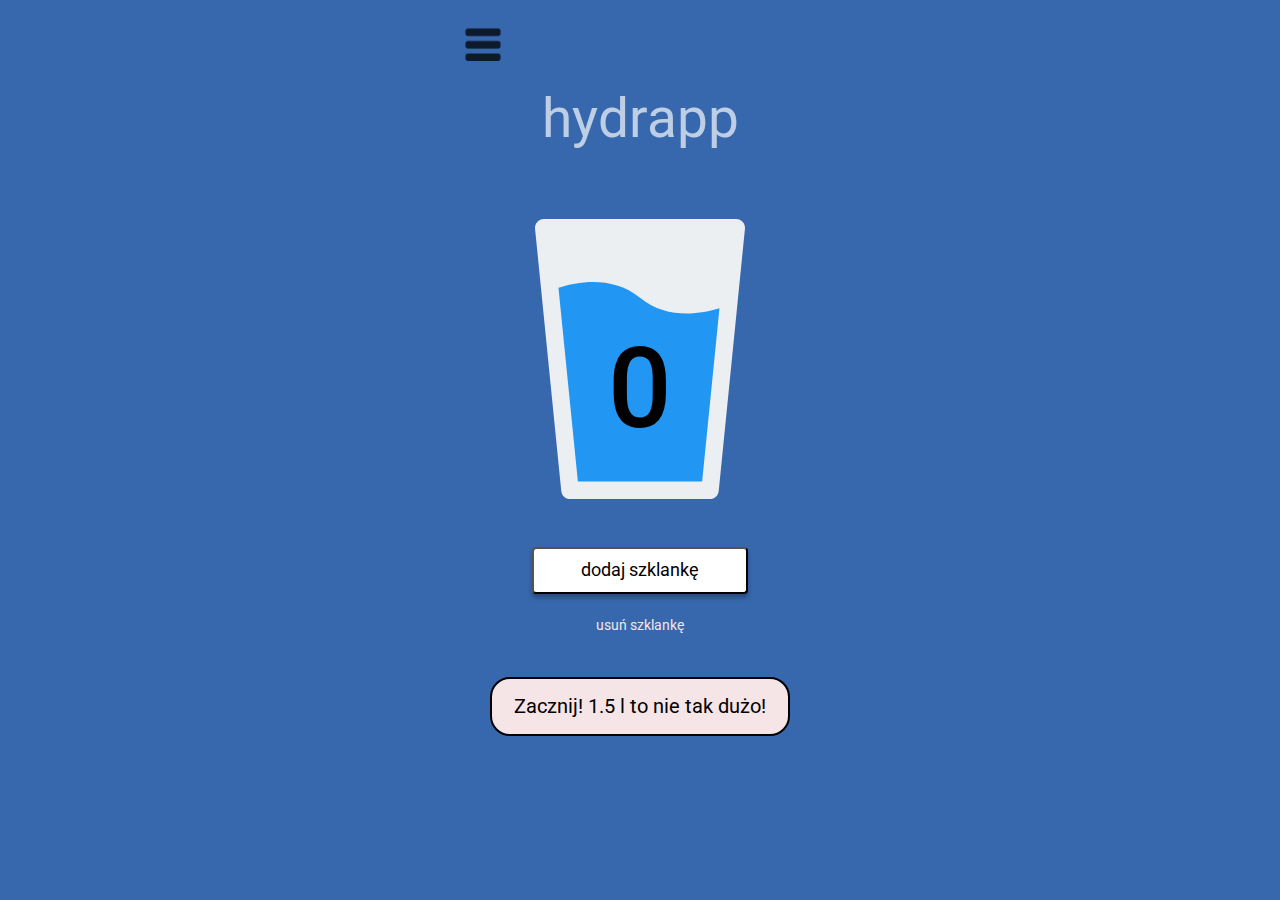
<file: index.html>
<!doctype html><html lang="pl"><head><meta charset="UTF-8"><meta name="viewport" content="width=device-width,initial-scale=1"><title>hydrapp</title><meta name="description" content="Application which helps you control water drinking."><meta property="og:title" content="hydrapp"><meta property="og:description" content="Application which helps you control water drinking."><meta property="og:url" content="https://paulinaslabosz.github.io/hydrapp/"><meta property="og:image" content="https://paulinaslabosz.github.io/hydrapp/og.png"><link rel="manifest" href="manifest.json"><link rel="apple-touch-icon" href="pwa/apple-icon-180.png"><meta name="apple-mobile-web-app-capable" content="yes"><link rel="apple-touch-startup-image" href="pwa/apple-splash-2048-2732.png" media="(device-width: 1024px) and (device-height: 1366px) and (-webkit-device-pixel-ratio: 2) and (orientation: portrait)"><link rel="apple-touch-startup-image" href="pwa/apple-splash-2732-2048.png" media="(device-width: 1024px) and (device-height: 1366px) and (-webkit-device-pixel-ratio: 2) and (orientation: landscape)"><link rel="apple-touch-startup-image" href="pwa/apple-splash-1668-2388.png" media="(device-width: 834px) and (device-height: 1194px) and (-webkit-device-pixel-ratio: 2) and (orientation: portrait)"><link rel="apple-touch-startup-image" href="pwa/apple-splash-2388-1668.png" media="(device-width: 834px) and (device-height: 1194px) and (-webkit-device-pixel-ratio: 2) and (orientation: landscape)"><link rel="apple-touch-startup-image" href="pwa/apple-splash-1536-2048.png" media="(device-width: 768px) and (device-height: 1024px) and (-webkit-device-pixel-ratio: 2) and (orientation: portrait)"><link rel="apple-touch-startup-image" href="pwa/apple-splash-2048-1536.png" media="(device-width: 768px) and (device-height: 1024px) and (-webkit-device-pixel-ratio: 2) and (orientation: landscape)"><link rel="apple-touch-startup-image" href="pwa/apple-splash-1668-2224.png" media="(device-width: 834px) and (device-height: 1112px) and (-webkit-device-pixel-ratio: 2) and (orientation: portrait)"><link rel="apple-touch-startup-image" href="pwa/apple-splash-2224-1668.png" media="(device-width: 834px) and (device-height: 1112px) and (-webkit-device-pixel-ratio: 2) and (orientation: landscape)"><link rel="apple-touch-startup-image" href="pwa/apple-splash-1620-2160.png" media="(device-width: 810px) and (device-height: 1080px) and (-webkit-device-pixel-ratio: 2) and (orientation: portrait)"><link rel="apple-touch-startup-image" href="pwa/apple-splash-2160-1620.png" media="(device-width: 810px) and (device-height: 1080px) and (-webkit-device-pixel-ratio: 2) and (orientation: landscape)"><link rel="apple-touch-startup-image" href="pwa/apple-splash-1284-2778.png" media="(device-width: 428px) and (device-height: 926px) and (-webkit-device-pixel-ratio: 3) and (orientation: portrait)"><link rel="apple-touch-startup-image" href="pwa/apple-splash-2778-1284.png" media="(device-width: 428px) and (device-height: 926px) and (-webkit-device-pixel-ratio: 3) and (orientation: landscape)"><link rel="apple-touch-startup-image" href="pwa/apple-splash-1170-2532.png" media="(device-width: 390px) and (device-height: 844px) and (-webkit-device-pixel-ratio: 3) and (orientation: portrait)"><link rel="apple-touch-startup-image" href="pwa/apple-splash-2532-1170.png" media="(device-width: 390px) and (device-height: 844px) and (-webkit-device-pixel-ratio: 3) and (orientation: landscape)"><link rel="apple-touch-startup-image" href="pwa/apple-splash-1125-2436.png" media="(device-width: 375px) and (device-height: 812px) and (-webkit-device-pixel-ratio: 3) and (orientation: portrait)"><link rel="apple-touch-startup-image" href="pwa/apple-splash-2436-1125.png" media="(device-width: 375px) and (device-height: 812px) and (-webkit-device-pixel-ratio: 3) and (orientation: landscape)"><link rel="apple-touch-startup-image" href="pwa/apple-splash-1242-2688.png" media="(device-width: 414px) and (device-height: 896px) and (-webkit-device-pixel-ratio: 3) and (orientation: portrait)"><link rel="apple-touch-startup-image" href="pwa/apple-splash-2688-1242.png" media="(device-width: 414px) and (device-height: 896px) and (-webkit-device-pixel-ratio: 3) and (orientation: landscape)"><link rel="apple-touch-startup-image" href="pwa/apple-splash-828-1792.png" media="(device-width: 414px) and (device-height: 896px) and (-webkit-device-pixel-ratio: 2) and (orientation: portrait)"><link rel="apple-touch-startup-image" href="pwa/apple-splash-1792-828.png" media="(device-width: 414px) and (device-height: 896px) and (-webkit-device-pixel-ratio: 2) and (orientation: landscape)"><link rel="apple-touch-startup-image" href="pwa/apple-splash-1242-2208.png" media="(device-width: 414px) and (device-height: 736px) and (-webkit-device-pixel-ratio: 3) and (orientation: portrait)"><link rel="apple-touch-startup-image" href="pwa/apple-splash-2208-1242.png" media="(device-width: 414px) and (device-height: 736px) and (-webkit-device-pixel-ratio: 3) and (orientation: landscape)"><link rel="apple-touch-startup-image" href="pwa/apple-splash-750-1334.png" media="(device-width: 375px) and (device-height: 667px) and (-webkit-device-pixel-ratio: 2) and (orientation: portrait)"><link rel="apple-touch-startup-image" href="pwa/apple-splash-1334-750.png" media="(device-width: 375px) and (device-height: 667px) and (-webkit-device-pixel-ratio: 2) and (orientation: landscape)"><link rel="apple-touch-startup-image" href="pwa/apple-splash-640-1136.png" media="(device-width: 320px) and (device-height: 568px) and (-webkit-device-pixel-ratio: 2) and (orientation: portrait)"><link rel="apple-touch-startup-image" href="pwa/apple-splash-1136-640.png" media="(device-width: 320px) and (device-height: 568px) and (-webkit-device-pixel-ratio: 2) and (orientation: landscape)"><link href="index.67c5ae6d.css" rel="stylesheet"></head><body><main><div class="menu menu--js"><img src="img/Menu.b30fe721.png" alt="Menu" class="menu__icon"></div><nav class="navigation navigation--js"><a href="index.html" class="navigation__link" title="Back to main site">STRONA GŁÓWNA</a> <a href="info.html" class="navigation__link" title="Information about application">INFO</a> <a href="history.html" class="navigation__link" title="Your history of drinking water">HISTORIA</a></nav><header class="title">hydrapp</header><div class="image"><span class="image__number glasses--js"></span></div><div class="button"><button id="add" class="button__add add--js">dodaj szklankę</button> <button id="delete" class="button__delete delete--js">usuń szklankę</button></div><div class="progress"><span class="progress__text text--js"></span></div></main><script src="index.67c5ae6d.js"></script></body></html>
</file>
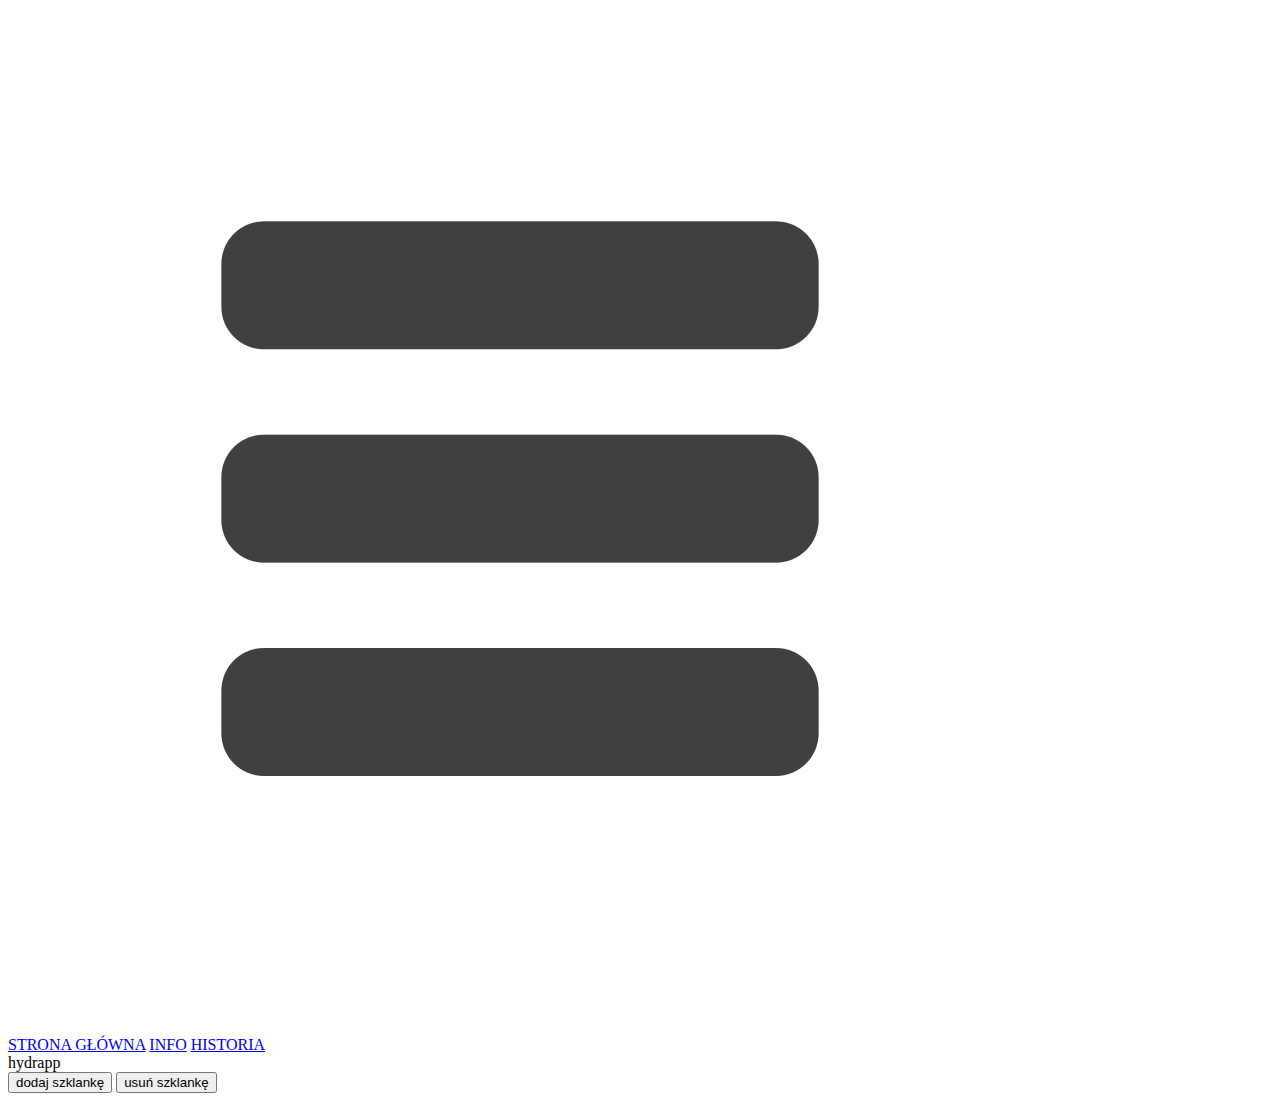
<file: src/pages/index.html>
<!DOCTYPE html><html lang="pl"><head>
    <meta charset="UTF-8">
    <meta name="viewport" content="width=device-width, initial-scale=1.0">
    <title>hydrapp</title>
    <meta name="description" content="Application which helps you control water drinking.">
   
    <meta property="og:title" content="hydrapp">

    <meta property="og:description" content="Application which helps you control water drinking.">
   
    <meta property="og:url" content="https://paulinaslabosz.github.io/hydrapp/">
   
    <meta property="og:image" content="https://paulinaslabosz.github.io/hydrapp/og.png">

<link rel="manifest" href="manifest.json">
      
 <link rel="apple-touch-icon" href="pwa/apple-icon-180.png">

<meta name="apple-mobile-web-app-capable" content="yes">

<link rel="apple-touch-startup-image" href="pwa/apple-splash-2048-2732.png" media="(device-width: 1024px) and (device-height: 1366px) and (-webkit-device-pixel-ratio: 2) and (orientation: portrait)">
<link rel="apple-touch-startup-image" href="pwa/apple-splash-2732-2048.png" media="(device-width: 1024px) and (device-height: 1366px) and (-webkit-device-pixel-ratio: 2) and (orientation: landscape)">
<link rel="apple-touch-startup-image" href="pwa/apple-splash-1668-2388.png" media="(device-width: 834px) and (device-height: 1194px) and (-webkit-device-pixel-ratio: 2) and (orientation: portrait)">
<link rel="apple-touch-startup-image" href="pwa/apple-splash-2388-1668.png" media="(device-width: 834px) and (device-height: 1194px) and (-webkit-device-pixel-ratio: 2) and (orientation: landscape)">
<link rel="apple-touch-startup-image" href="pwa/apple-splash-1536-2048.png" media="(device-width: 768px) and (device-height: 1024px) and (-webkit-device-pixel-ratio: 2) and (orientation: portrait)">
<link rel="apple-touch-startup-image" href="pwa/apple-splash-2048-1536.png" media="(device-width: 768px) and (device-height: 1024px) and (-webkit-device-pixel-ratio: 2) and (orientation: landscape)">
<link rel="apple-touch-startup-image" href="pwa/apple-splash-1668-2224.png" media="(device-width: 834px) and (device-height: 1112px) and (-webkit-device-pixel-ratio: 2) and (orientation: portrait)">
<link rel="apple-touch-startup-image" href="pwa/apple-splash-2224-1668.png" media="(device-width: 834px) and (device-height: 1112px) and (-webkit-device-pixel-ratio: 2) and (orientation: landscape)">
<link rel="apple-touch-startup-image" href="pwa/apple-splash-1620-2160.png" media="(device-width: 810px) and (device-height: 1080px) and (-webkit-device-pixel-ratio: 2) and (orientation: portrait)">
<link rel="apple-touch-startup-image" href="pwa/apple-splash-2160-1620.png" media="(device-width: 810px) and (device-height: 1080px) and (-webkit-device-pixel-ratio: 2) and (orientation: landscape)">
<link rel="apple-touch-startup-image" href="pwa/apple-splash-1284-2778.png" media="(device-width: 428px) and (device-height: 926px) and (-webkit-device-pixel-ratio: 3) and (orientation: portrait)">
<link rel="apple-touch-startup-image" href="pwa/apple-splash-2778-1284.png" media="(device-width: 428px) and (device-height: 926px) and (-webkit-device-pixel-ratio: 3) and (orientation: landscape)">
<link rel="apple-touch-startup-image" href="pwa/apple-splash-1170-2532.png" media="(device-width: 390px) and (device-height: 844px) and (-webkit-device-pixel-ratio: 3) and (orientation: portrait)">
<link rel="apple-touch-startup-image" href="pwa/apple-splash-2532-1170.png" media="(device-width: 390px) and (device-height: 844px) and (-webkit-device-pixel-ratio: 3) and (orientation: landscape)">
<link rel="apple-touch-startup-image" href="pwa/apple-splash-1125-2436.png" media="(device-width: 375px) and (device-height: 812px) and (-webkit-device-pixel-ratio: 3) and (orientation: portrait)">
<link rel="apple-touch-startup-image" href="pwa/apple-splash-2436-1125.png" media="(device-width: 375px) and (device-height: 812px) and (-webkit-device-pixel-ratio: 3) and (orientation: landscape)">
<link rel="apple-touch-startup-image" href="pwa/apple-splash-1242-2688.png" media="(device-width: 414px) and (device-height: 896px) and (-webkit-device-pixel-ratio: 3) and (orientation: portrait)">
<link rel="apple-touch-startup-image" href="pwa/apple-splash-2688-1242.png" media="(device-width: 414px) and (device-height: 896px) and (-webkit-device-pixel-ratio: 3) and (orientation: landscape)">
<link rel="apple-touch-startup-image" href="pwa/apple-splash-828-1792.png" media="(device-width: 414px) and (device-height: 896px) and (-webkit-device-pixel-ratio: 2) and (orientation: portrait)">
<link rel="apple-touch-startup-image" href="pwa/apple-splash-1792-828.png" media="(device-width: 414px) and (device-height: 896px) and (-webkit-device-pixel-ratio: 2) and (orientation: landscape)">
<link rel="apple-touch-startup-image" href="pwa/apple-splash-1242-2208.png" media="(device-width: 414px) and (device-height: 736px) and (-webkit-device-pixel-ratio: 3) and (orientation: portrait)">
<link rel="apple-touch-startup-image" href="pwa/apple-splash-2208-1242.png" media="(device-width: 414px) and (device-height: 736px) and (-webkit-device-pixel-ratio: 3) and (orientation: landscape)">
<link rel="apple-touch-startup-image" href="pwa/apple-splash-750-1334.png" media="(device-width: 375px) and (device-height: 667px) and (-webkit-device-pixel-ratio: 2) and (orientation: portrait)">
<link rel="apple-touch-startup-image" href="pwa/apple-splash-1334-750.png" media="(device-width: 375px) and (device-height: 667px) and (-webkit-device-pixel-ratio: 2) and (orientation: landscape)">
<link rel="apple-touch-startup-image" href="pwa/apple-splash-640-1136.png" media="(device-width: 320px) and (device-height: 568px) and (-webkit-device-pixel-ratio: 2) and (orientation: portrait)">
<link rel="apple-touch-startup-image" href="pwa/apple-splash-1136-640.png" media="(device-width: 320px) and (device-height: 568px) and (-webkit-device-pixel-ratio: 2) and (orientation: landscape)">

</head>
  <body>
  <main>
    <div class="menu menu--js">
      <img src="../assets/img/Menu.png" alt="Menu" class="menu__icon">
    </div>
    <nav class="navigation navigation--js">
      <a href="index.html" class="navigation__link" title="Back to main site">STRONA GŁÓWNA</a>
<a href="info.html" class="navigation__link" title="Information about application">INFO</a>
<a href="history.html" class="navigation__link" title="Your history of drinking water">HISTORIA</a>
    </nav>
    <header class="title">hydrapp</header>

    <div class="image">
    <span class="image__number glasses--js"></span>
    </div>
    <div class="button">
    <button id="add" class="button__add add--js">dodaj szklankę</button>
    <button id="delete" class="button__delete delete--js">usuń szklankę</button>
  </div>
  <div class="progress"> 
    <span class="progress__text text--js"></span>
  </div>
  </main>
  

 </body></html>
</file>
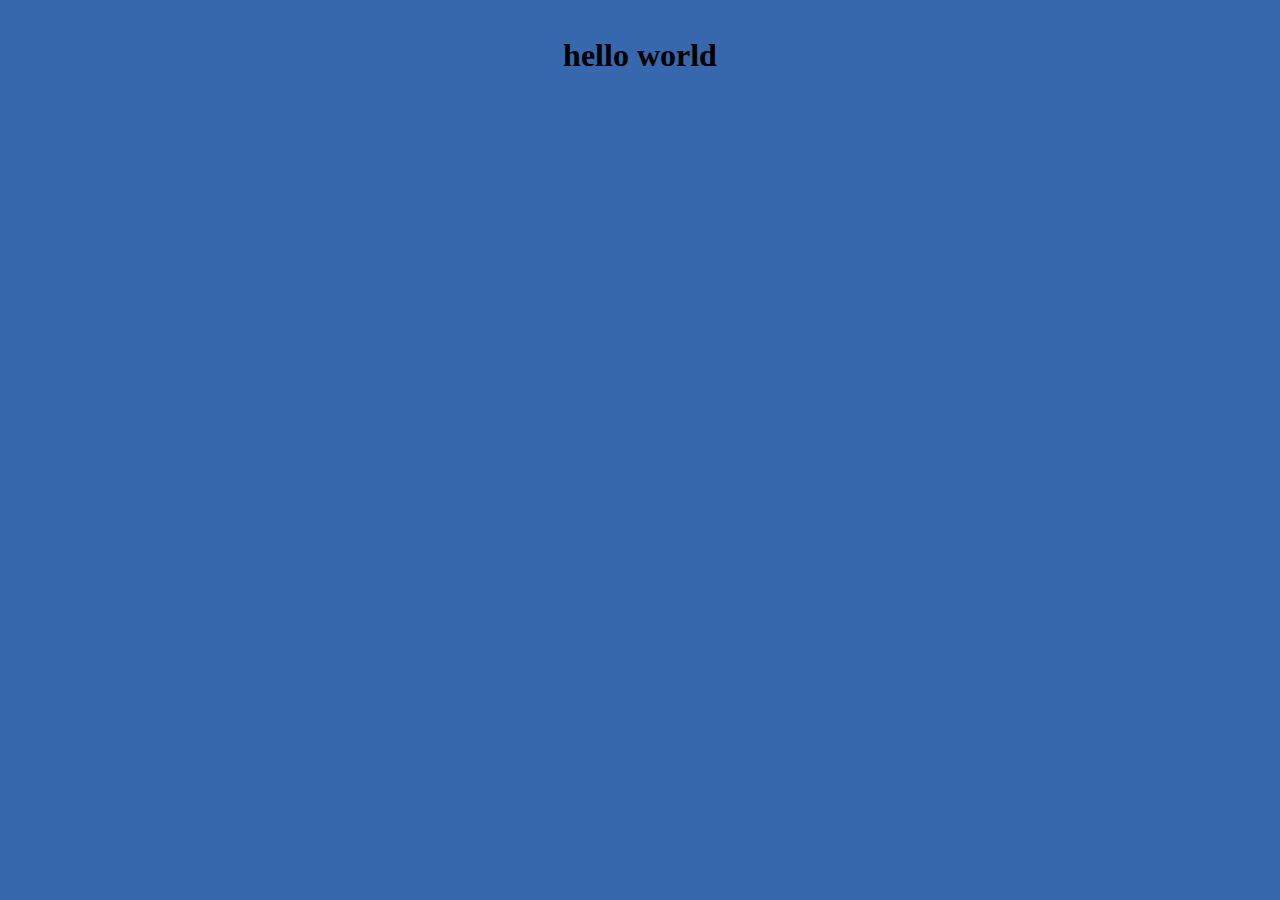
<file: another.html>
<!doctype html><html lang="en"><head><meta charset="UTF-8"><meta name="viewport" content="width=device-width,initial-scale=1"><title>WTF Webpack starterkit</title><link href="index.67c5ae6d.css" rel="stylesheet"></head><body><div class="hello"></div><h1>hello world</h1><script src="index.67c5ae6d.js"></script><script src="another.67c5ae6d.js"></script></body></html>
</file>
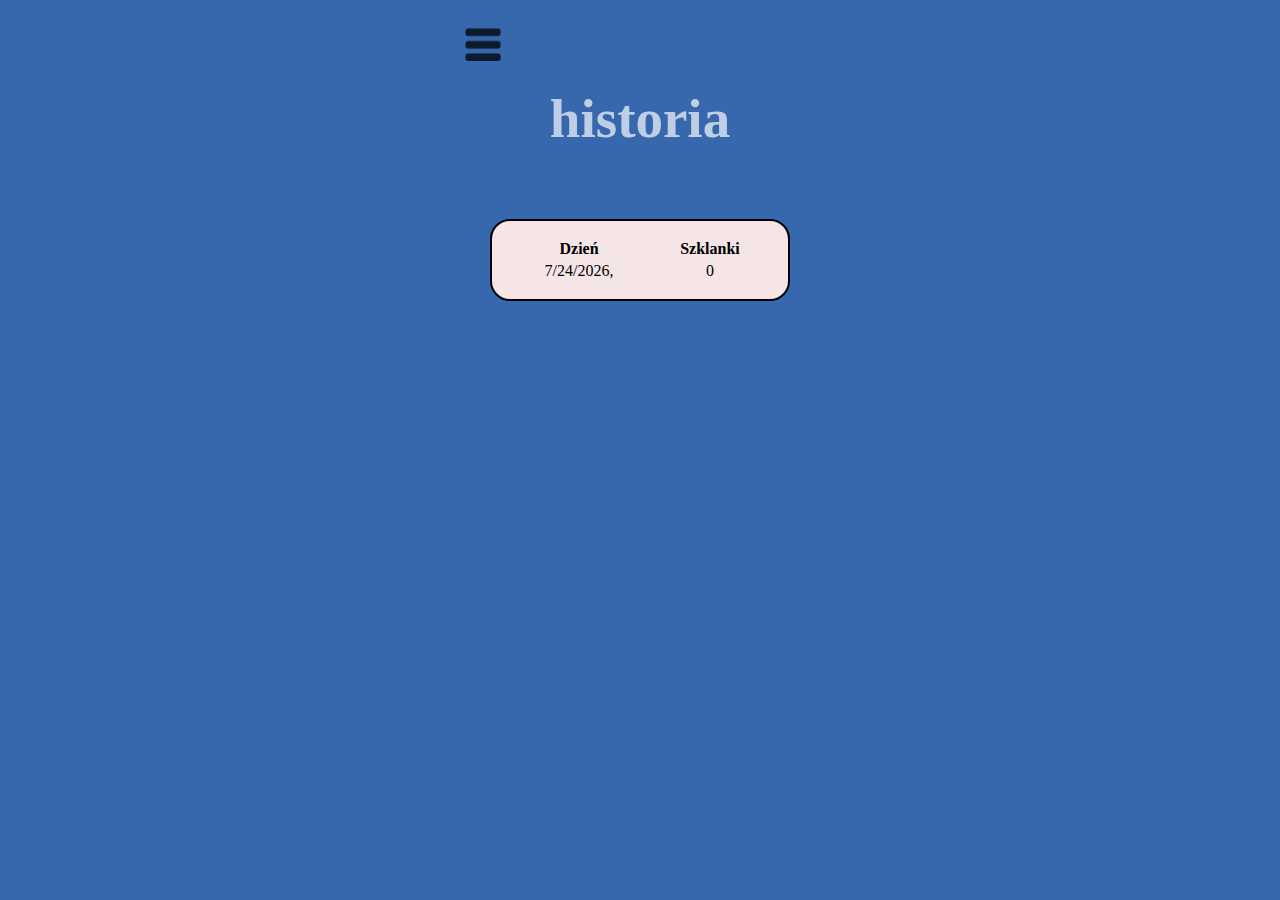
<file: history.html>
<!doctype html><html lang="pl"><head><meta charset="UTF-8"/><meta http-equiv="X-UA-Compatible" content="IE=edge"/><meta name="viewport" content="width=device-width,initial-scale=1"/><title>Historia</title><link rel="manifest" href="manifest.json"><link href="index.67c5ae6d.css" rel="stylesheet"></head><body><main><div class="menu menu--js"><img src="img/Menu.b30fe721.png" alt="Menu" class="menu__icon"></div><nav class="navigation navigation--js"><a href="index.html" class="navigation__link" title="Back to main site">STRONA GŁÓWNA</a> <a href="info.html" class="navigation__link" title="Information about application">INFO</a> <a href="history.html" class="navigation__link" title="Your history of drinking water">HISTORIA</a></nav><h1 class="history__header">historia</h1><div class="list"><table><thead><tr><th>Dzień</th><th>Szklanki</th></tr></thead><tbody class="list--js"></tbody></table></div></main><script src="index.67c5ae6d.js"></script><script src="another.67c5ae6d.js"></script><script src="history.67c5ae6d.js"></script></body></html>
</file>
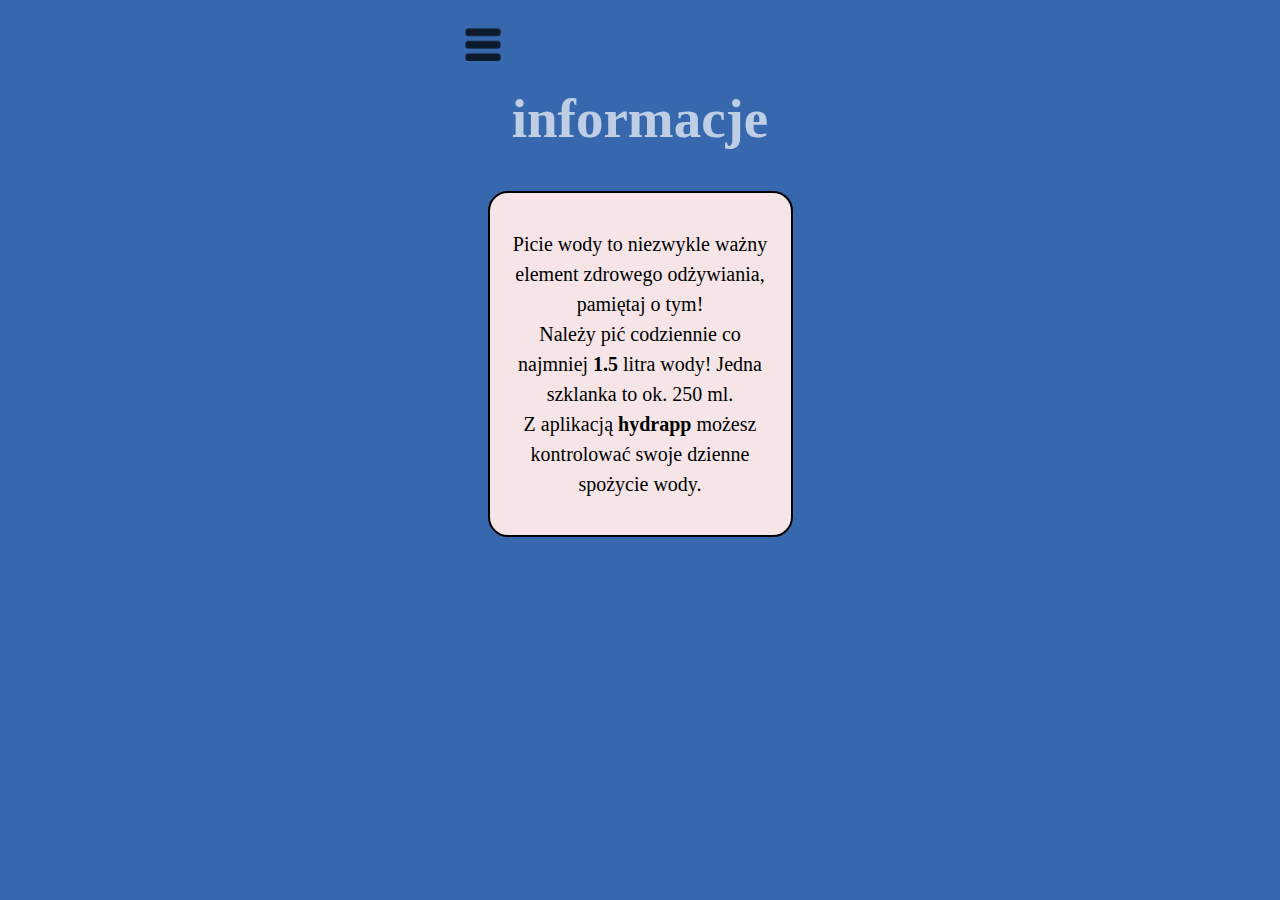
<file: info.html>
<!doctype html><html lang="pl"><head><meta charset="UTF-8"/><meta http-equiv="X-UA-Compatible" content="IE=edge"/><meta name="viewport" content="width=device-width,initial-scale=1"/><title>Informacje</title><link rel="manifest" href="manifest.json"><link href="index.67c5ae6d.css" rel="stylesheet"></head><body><main class="info__main"><div class="menu menu--js"><img src="img/Menu.b30fe721.png" alt="Menu" class="menu__icon"></div><nav class="navigation navigation--js"><a href="index.html" class="navigation__link" title="Back to main site">STRONA GŁÓWNA</a> <a href="info.html" class="navigation__link" title="Information about application">INFO</a> <a href="history.html" class="navigation__link" title="Your history of drinking water">HISTORIA</a></nav><div class="header"><h1 class="header__title">informacje</h1></div><div class="main__box"><p class="main__box--text">Picie wody to niezwykle ważny element zdrowego odżywiania, pamiętaj o tym!<br>Należy pić codziennie co najmniej <strong>1.5 </strong>litra wody! Jedna szklanka to ok. 250 ml.<br>Z aplikacją <strong>hydrapp</strong> możesz kontrolować swoje dzienne spożycie wody.</p></div></main><script src="index.67c5ae6d.js"></script><script src="another.67c5ae6d.js"></script></body></html>
</file>
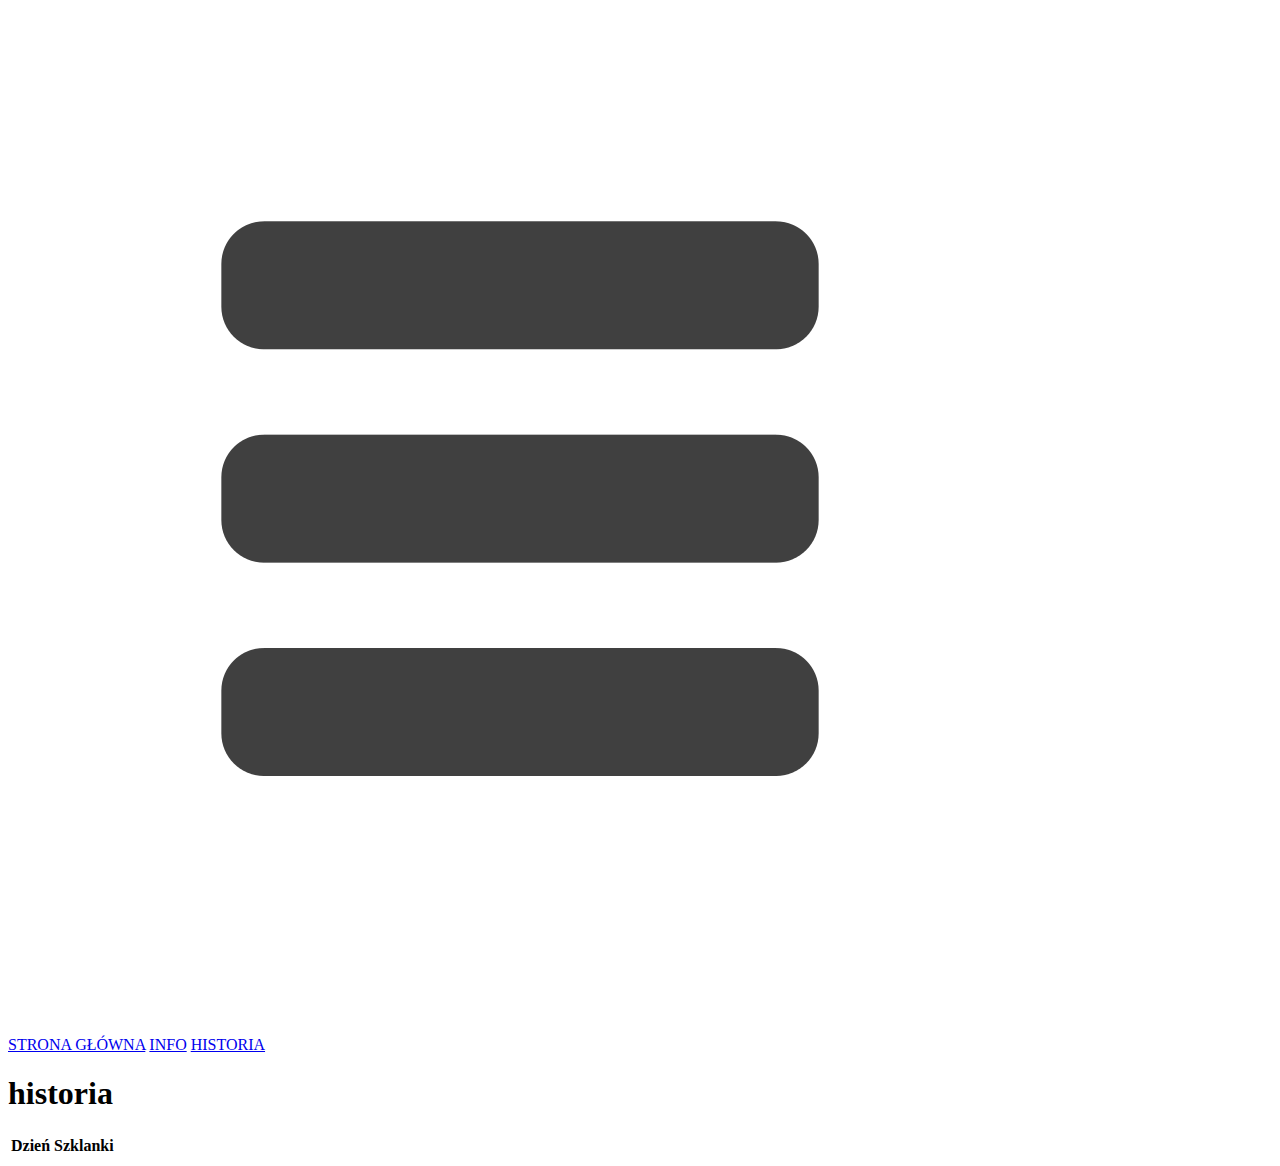
<file: src/pages/history.html>
<!DOCTYPE html>
<html lang="pl">
  <head>
    <meta charset="UTF-8" />
    <meta http-equiv="X-UA-Compatible" content="IE=edge" />
    <meta name="viewport" content="width=device-width, initial-scale=1.0" />
    <title>Historia</title>
    <link rel="manifest" href="manifest.json">
  </head>
  <body>
    <main>
        <div class="menu menu--js">
            <img src="../assets/img/Menu.png" alt="Menu" class="menu__icon">
          </div>
          <nav class="navigation navigation--js">
            <a href="index.html" class="navigation__link" title="Back to main site">STRONA GŁÓWNA</a>
      <a href="info.html" class="navigation__link" title="Information about application">INFO</a>
      <a href="history.html" class="navigation__link" title="Your history of drinking water">HISTORIA</a>
          </nav>
      <h1 class="history__header">historia</h1>
      <div class="list">
        <table>
          <thead>
            <tr>
              <th>Dzień</th>
              <th>Szklanki</th>
            </tr>
          </thead>
          <tbody class="list--js">

          </tbody>
        </table>
      </div>
    </main>
  </body>
</html>
</file>
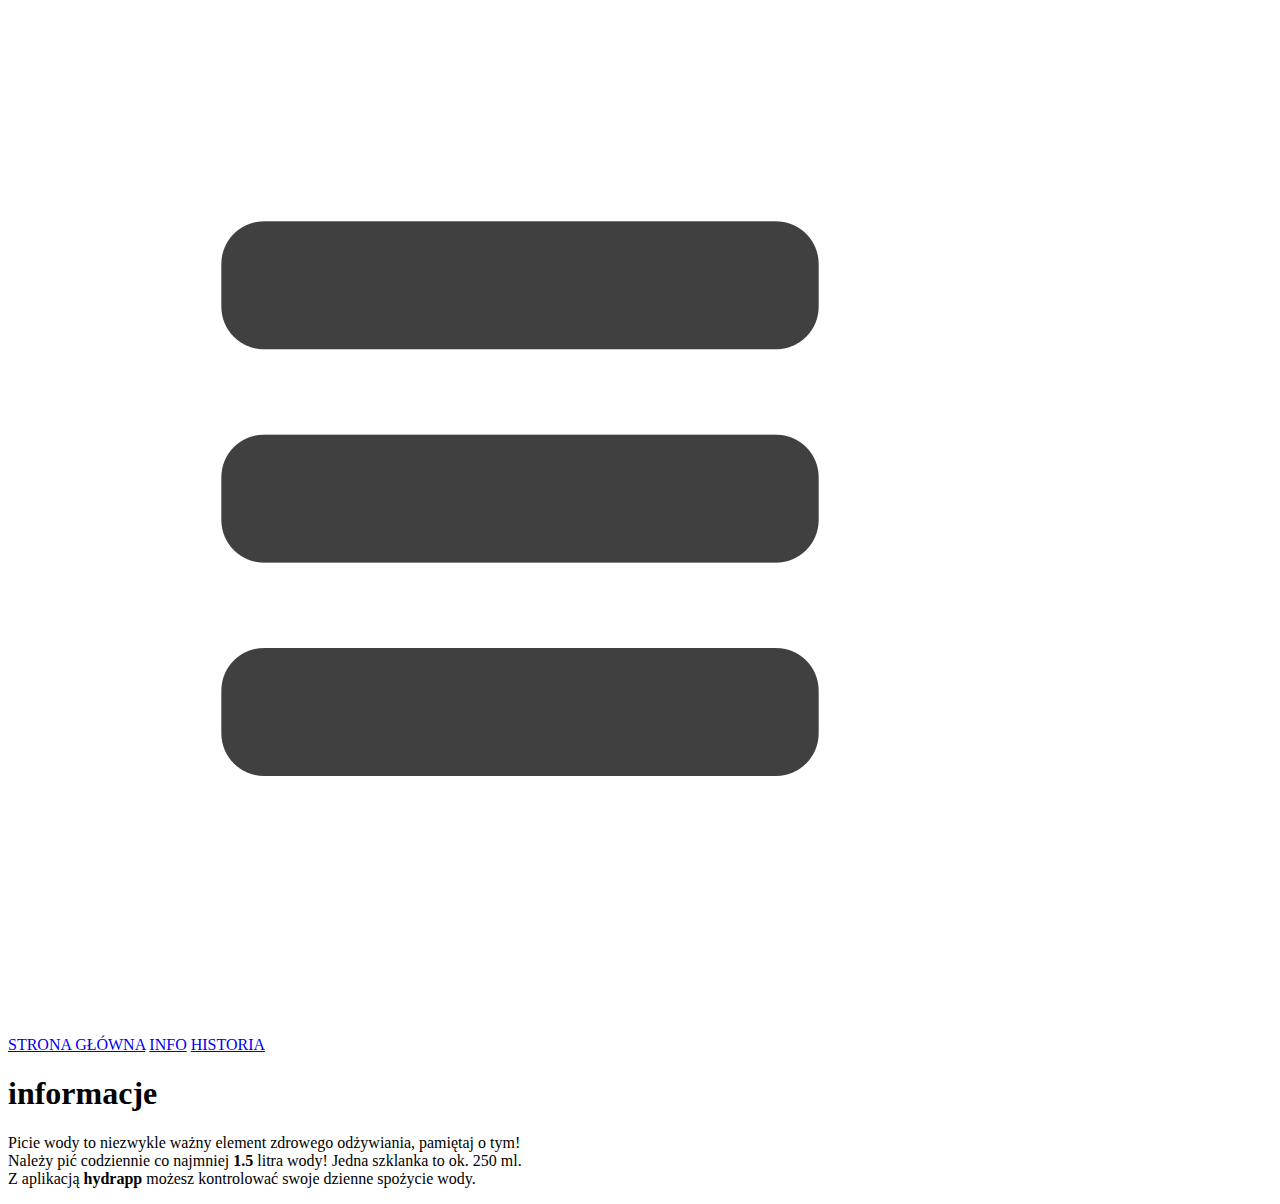
<file: src/pages/info.html>
<!DOCTYPE html>
<html lang="pl">
  <head>
    <meta charset="UTF-8" />
    <meta http-equiv="X-UA-Compatible" content="IE=edge" />
    <meta name="viewport" content="width=device-width, initial-scale=1.0" />
    <title>Informacje</title>
    <link rel="manifest" href="manifest.json">
  </head>
  <body>
    <main class="info__main">
      <div class="menu menu--js">
        <img src="../assets/img/Menu.png" alt="Menu" class="menu__icon">
      </div>
      <nav class="navigation navigation--js">
        <a href="index.html" class="navigation__link" title="Back to main site">STRONA GŁÓWNA</a>
  <a href="info.html" class="navigation__link" title="Information about application">INFO</a>
  <a href="history.html" class="navigation__link" title="Your history of drinking water">HISTORIA</a>
      </nav>
      <div class="header">
        <h1 class="header__title">informacje</h1>
      </div>
      <div class="main__box">
        <p class="main__box--text">
          Picie wody to niezwykle ważny element zdrowego odżywiania, pamiętaj o
          tym! </br> Należy pić codziennie co najmniej <strong> 1.5 </strong> litra wody! Jedna szklanka
          to ok. 250 ml. </br>
          Z aplikacją <strong>hydrapp</strong> możesz kontrolować swoje dzienne spożycie wody.
        </p>
      </div>
    </main>
  </body>
</html>
</file>
<file: index.67c5ae6d.css>
@import url(https://fonts.googleapis.com/css2?family=Roboto:wght@500&display=swap);
/*! normalize.css v8.0.1 | MIT License | github.com/necolas/normalize.css */html{line-height:1.15;-webkit-text-size-adjust:100%}body{margin:0}main{display:block}h1{font-size:2em;margin:.67em 0}hr{box-sizing:content-box;height:0;overflow:visible}pre{font-family:monospace,monospace;font-size:1em}a{background-color:transparent}abbr[title]{border-bottom:none;text-decoration:underline;text-decoration:underline dotted}b,strong{font-weight:bolder}code,kbd,samp{font-family:monospace,monospace;font-size:1em}small{font-size:80%}sub,sup{font-size:75%;line-height:0;position:relative;vertical-align:baseline}sub{bottom:-.25em}sup{top:-.5em}img{border-style:none}button,input,optgroup,select,textarea{font-family:inherit;font-size:100%;line-height:1.15;margin:0}button,input{overflow:visible}button,select{text-transform:none}[type=button],[type=reset],[type=submit],button{-webkit-appearance:button}[type=button]::-moz-focus-inner,[type=reset]::-moz-focus-inner,[type=submit]::-moz-focus-inner,button::-moz-focus-inner{border-style:none;padding:0}[type=button]:-moz-focusring,[type=reset]:-moz-focusring,[type=submit]:-moz-focusring,button:-moz-focusring{outline:1px dotted ButtonText}fieldset{padding:.35em .75em .625em}legend{box-sizing:border-box;color:inherit;display:table;max-width:100%;padding:0;white-space:normal}progress{vertical-align:baseline}textarea{overflow:auto}[type=checkbox],[type=radio]{box-sizing:border-box;padding:0}[type=number]::-webkit-inner-spin-button,[type=number]::-webkit-outer-spin-button{height:auto}[type=search]{-webkit-appearance:textfield;outline-offset:-2px}[type=search]::-webkit-search-decoration{-webkit-appearance:none}::-webkit-file-upload-button{-webkit-appearance:button;font:inherit}details{display:block}summary{display:list-item}[hidden],template{display:none}.button__add{display:block;width:216px;height:47px;background:#fff;box-shadow:0 4px 4px rgba(0,0,0,.25);border-radius:4px;font-size:18px;margin:48px auto auto}.button__delete{display:block;width:184px;height:23px;background:none;border:none;font-size:14px;color:#f5e5e7;margin:20px auto auto}@-webkit-keyframes addWaterAnimation{0%{transform:scale(1)}50%{transform:scale(1.15)}to{transform:scale(1)}}@keyframes addWaterAnimation{0%{transform:scale(1)}50%{transform:scale(1.15)}to{transform:scale(1)}}.image{width:280px;height:280px;background-image:url(img/water-glass.df5415bb.svg);background-size:contain;margin:auto;justify-content:center}.image,.image__number{display:flex;align-items:center}.image__number{font-weight:500;font-size:112px;line-height:131px;margin-top:60px;text-align:center}.progress{max-width:300px;min-height:50px;background-color:#f5e5e7;border:2px solid #000;border-radius:20px;display:flex;justify-content:center;align-self:center;margin:40px auto auto}.progress__text{font-size:20px;padding:16px;overflow-wrap:break-word;text-align:center}.header__title{font-size:55px;color:#fff;margin:7px 50px 40px;opacity:.68}.header__title,.main__box{display:flex;justify-content:center}.main__box{max-width:305px;min-height:50px;background-color:#f5e5e7;border:2px solid #000;border-radius:20px;align-self:center;margin:40px auto auto}.main__box--text{font-size:20px;padding:16px;text-align:center;line-height:1.5}.history__header{font-size:55px;color:#fff;margin:7px 50px 68px;opacity:.68}.history__header,.list{display:flex;justify-content:center}.list{max-width:300px;min-height:50px;background-color:#f5e5e7;border:2px solid #000;border-radius:20px;align-self:center;margin:40px auto auto}table{width:300px;text-align:center;padding:16px}html{box-sizing:border-box}*,:after,:before{box-sizing:inherit}body{background-color:#3767ad;display:flex;align-items:center;justify-content:center;font-family:Roboto;padding:16px}main{background:#3767ad;min-width:375px;min-height:650px}.title{font-size:55px;color:#fff;margin:7px 50px 68px;display:flex;justify-content:center;opacity:.68}.menu__icon{height:60px;width:60px}.navigation{display:none}.navigation__open{display:block;position:absolute;min-width:300px;min-height:50px;background-color:#f5e5e7;border:2px solid #000;border-radius:20px;z-index:1}.navigation__link{color:#000;display:block;padding:12px;font-size:20px;text-decoration:none}
</file>
